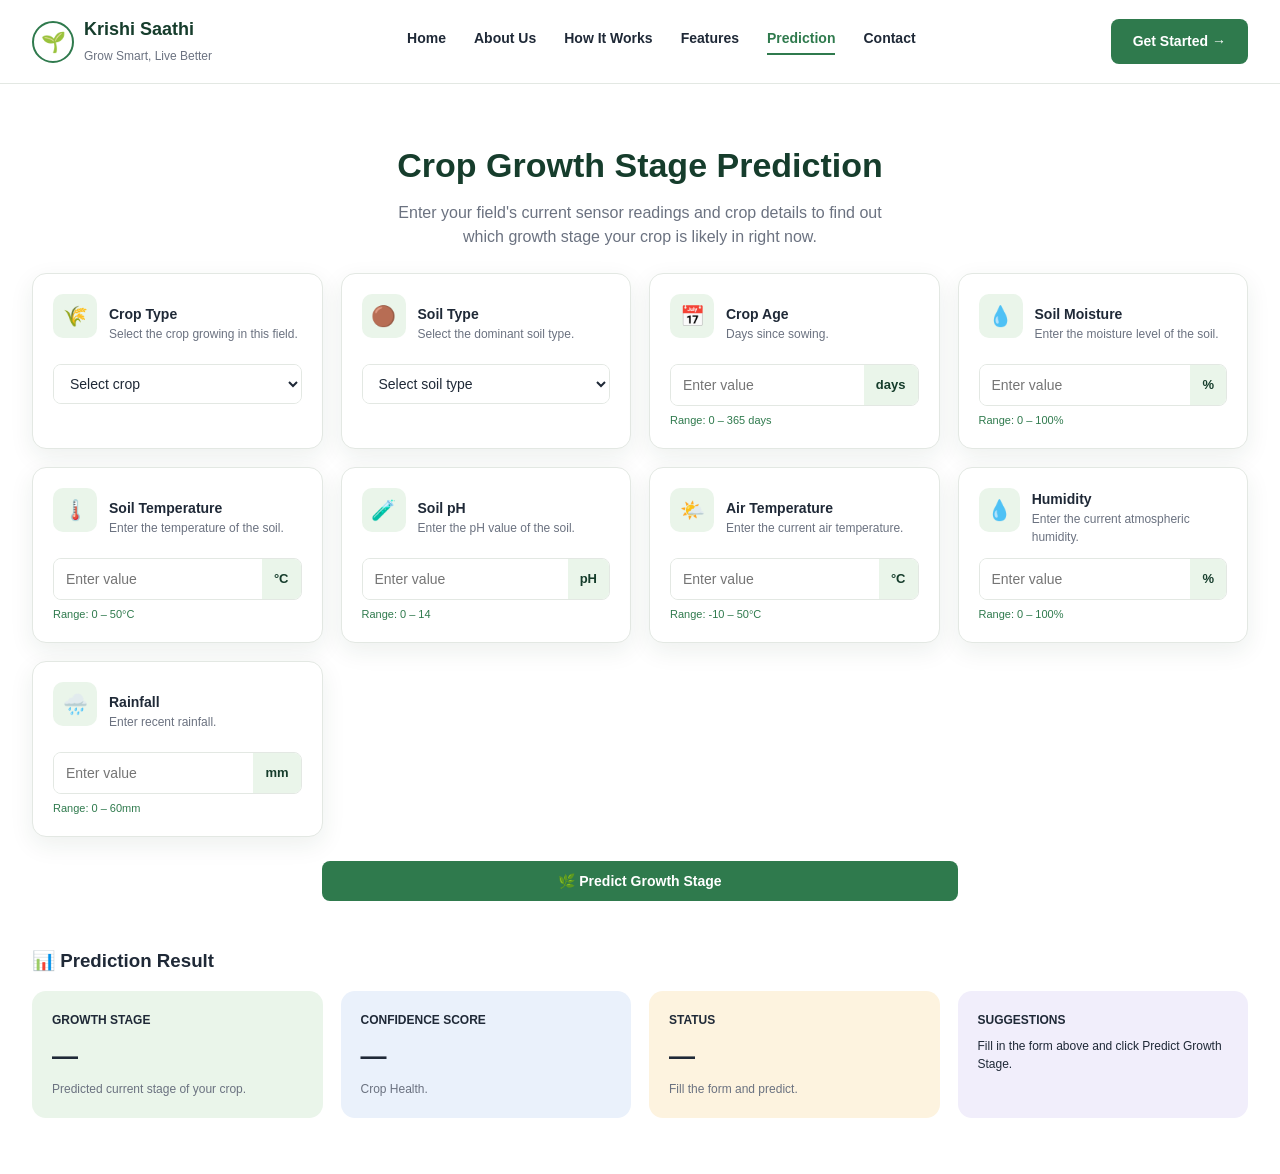
<file: frontend/aiprediction.html>
<!DOCTYPE html>
<html lang="en">
<head>
<meta charset="UTF-8">
<meta name="viewport" content="width=device-width, initial-scale=1.0">
<title>Krishi Saathi — Crop Stage Prediction</title>
<link rel="stylesheet" href="style.css">
</head>
<body>

<header class="site-header">
  <div class="logo">
    <div class="logo-mark">🌱</div>
    <div class="logo-text">
      <h1>Krishi Saathi</h1>
      <span>Grow Smart, Live Better</span>
    </div>
  </div>
  <nav class="main-nav">
    <a href="index.html">Home</a>
    <a href="index.html#about">About Us</a>
    <a href="index.html#how-it-works">How It Works</a>
    <a href="index.html#features">Features</a>
    <a href="aiprediction.html" class="active">Prediction</a>
    <a href="#contact">Contact</a>
  </nav>
  <a href="aiprediction.html" class="btn btn-primary">Get Started →</a>
</header>

<section class="predict-hero">
  <h2>Crop Growth Stage Prediction</h2>
  <p>Enter your field's current sensor readings and crop details to find out which growth stage your crop is likely in right now.</p>
</section>

<section class="form-grid">

  <div class="form-card">
    <div class="form-card-head">
      <div class="card-icon">🌾</div>
      <div><h4>Crop Type</h4><p class="hint">Select the crop growing in this field.</p></div>
    </div>
    <div class="input-row">
      <select id="crop_type">
        <option value="" disabled selected>Select crop</option>
        <option>Arhar</option>
        <option>Gram</option>
        <option>Groundnut</option>
        <option>Jwar</option>
        <option>Kulthi</option>
        <option>Maize</option>
        <option>Masoor</option>
        <option>Millets</option>
        <option>Moong</option>
        <option>Mustard</option>
        <option>Niger</option>
        <option>Pea</option>
        <option>Rice</option>
        <option>Soybean</option>
        <option>Til</option>
        <option>Tiwra</option>
        <option>Urd</option>
        <option>Wheat</option>
        <option>summer paddy</option>
      </select>
    </div>
  </div>

  <div class="form-card">
    <div class="form-card-head">
      <div class="card-icon">🟤</div>
      <div><h4>Soil Type</h4><p class="hint">Select the dominant soil type.</p></div>
    </div>
    <div class="input-row">
      <select id="soil_type">
        <option value="" disabled selected>Select soil type</option>
        <option>Alluvial soils</option>
        <option>Black soils</option>
        <option>Laterite soils</option>
        <option>Red and Yellow soils</option>
      </select>
    </div>
  </div>

  <div class="form-card">
    <div class="form-card-head">
      <div class="card-icon">📅</div>
      <div><h4>Crop Age</h4><p class="hint">Days since sowing.</p></div>
    </div>
    <div class="input-row">
      <input type="number" id="crop_age_days" placeholder="Enter value" min="0" max="365">
      <span class="unit">days</span>
    </div>
    <p class="range-hint">Range: 0 – 365 days</p>
  </div>

  <div class="form-card">
    <div class="form-card-head">
      <div class="card-icon">💧</div>
      <div><h4>Soil Moisture</h4><p class="hint">Enter the moisture level of the soil.</p></div>
    </div>
    <div class="input-row">
      <input type="number" id="soil_moisture" placeholder="Enter value" min="0" max="100">
      <span class="unit">%</span>
    </div>
    <p class="range-hint">Range: 0 – 100%</p>
  </div>

  <div class="form-card">
    <div class="form-card-head">
      <div class="card-icon">🌡️</div>
      <div><h4>Soil Temperature</h4><p class="hint">Enter the temperature of the soil.</p></div>
    </div>
    <div class="input-row">
      <input type="number" id="soil_temperature" placeholder="Enter value" min="0" max="50">
      <span class="unit">°C</span>
    </div>
    <p class="range-hint">Range: 0 – 50°C</p>
  </div>

  <div class="form-card">
    <div class="form-card-head">
      <div class="card-icon">🧪</div>
      <div><h4>Soil pH</h4><p class="hint">Enter the pH value of the soil.</p></div>
    </div>
    <div class="input-row">
      <input type="number" id="soil_ph" placeholder="Enter value" min="0" max="14" step="0.1">
      <span class="unit">pH</span>
    </div>
    <p class="range-hint">Range: 0 – 14</p>
  </div>

  <div class="form-card">
    <div class="form-card-head">
      <div class="card-icon">🌤️</div>
      <div><h4>Air Temperature</h4><p class="hint">Enter the current air temperature.</p></div>
    </div>
    <div class="input-row">
      <input type="number" id="air_temperature" placeholder="Enter value" min="-10" max="50">
      <span class="unit">°C</span>
    </div>
    <p class="range-hint">Range: -10 – 50°C</p>
  </div>

  <div class="form-card">
    <div class="form-card-head">
      <div class="card-icon">💧</div>
      <div><h4>Humidity</h4><p class="hint">Enter the current atmospheric humidity.</p></div>
    </div>
    <div class="input-row">
      <input type="number" id="humidity" placeholder="Enter value" min="0" max="100">
      <span class="unit">%</span>
    </div>
    <p class="range-hint">Range: 0 – 100%</p>
  </div>

  <div class="form-card">
    <div class="form-card-head">
      <div class="card-icon">🌧️</div>
      <div><h4>Rainfall</h4><p class="hint">Enter recent rainfall.</p></div>
    </div>
    <div class="input-row">
      <input type="number" id="rainfall" placeholder="Enter value" min="0" max="60">
      <span class="unit">mm</span>
    </div>
    <p class="range-hint">Range: 0 – 60mm</p>
  </div>

</section>

<div class="predict-btn-wrap">
  <button type="button" id="predict-btn" class="btn btn-primary" style="width:100%; justify-content:center;">🌿 Predict Growth Stage</button>
  <p id="predict-status"></p>
</div>

<section class="result-section">
  <h3>📊 Prediction Result</h3>
  <div class="result-grid">
    <div class="result-card crop">
      <p class="result-label">Growth Stage</p>
      <p class="result-value" id="result-stage">—</p>
      <p class="result-note">Predicted current stage of your crop.</p>
    </div>
    <div class="result-card confidence">
      <p class="result-label">Confidence Score</p>
      <p class="result-value" id="result-confidence">—</p>
      <p class="result-note">Crop Health.</p>
    </div>
    <div class="result-card status">
      <p class="result-label">Status</p>
      <p class="result-value" id="result-status">—</p>
      <p class="result-note" id="result-status-note">Fill the form and predict.</p>
    </div>
    <div class="result-card suggestions">
      <p class="result-label">Suggestions</p>
      <ul id="result-suggestions">
        <li>Fill in the form above and click Predict Growth Stage.</li>
      </ul>
    </div>
  </div>
</section>

<script>
const API_BASE = "http://127.0.0.1:8000"; // change this if your backend runs elsewhere

document.getElementById("predict-btn").addEventListener("click", async () => {
  const statusEl = document.getElementById("predict-status");

  const cropType = document.getElementById("crop_type").value;
  const soilType = document.getElementById("soil_type").value;

  const numericFields = {
    soil_moisture: parseFloat(document.getElementById("soil_moisture").value),
    soil_temperature: parseFloat(document.getElementById("soil_temperature").value),
    air_temperature: parseFloat(document.getElementById("air_temperature").value),
    humidity: parseFloat(document.getElementById("humidity").value),
    rainfall: parseFloat(document.getElementById("rainfall").value),
    crop_age_days: parseFloat(document.getElementById("crop_age_days").value),
    soil_ph: parseFloat(document.getElementById("soil_ph").value),
  };

  if (!cropType || !soilType || Object.values(numericFields).some((v) => Number.isNaN(v))) {
    statusEl.textContent = "Please fill in all fields before predicting.";
    return;
  }

  const payload = {
    ...numericFields,
    crop_type: cropType,
    soil_type: soilType,
  };

  statusEl.textContent = "Predicting...";

  try {
    const response = await fetch(`${API_BASE}/api/predict-stage`, {
      method: "POST",
      headers: { "Content-Type": "application/json" },
      body: JSON.stringify(payload),
    });

    if (!response.ok) throw new Error(`Server responded ${response.status}`);

    const result = await response.json();

    document.getElementById("result-stage").textContent = result.predicted_stage ?? "—";
    document.getElementById("result-confidence").textContent =
      result.confidence_score !== undefined ? `${result.confidence_score}%` : "—";
    document.getElementById("result-status").textContent = result.status ?? "—";
    document.getElementById("result-status-note").textContent =
      result.status_note ?? "Your crop stage result.";

    const list = document.getElementById("result-suggestions");
    list.innerHTML = "";
    (result.suggestions ?? []).forEach((tip) => {
      const li = document.createElement("li");
      li.textContent = `✔ ${tip}`;
      list.appendChild(li);
    });

    statusEl.textContent = "";
  } catch (err) {
    statusEl.textContent = "Could not reach the backend. Is it running?";
    console.error(err);
  }
});
</script>

</body>
</html>
</file>
<file: frontend/style.css>
:root {
  --green-dark: #163d2c;
  --green: #2f7a4d;
  --green-light: #eaf5ea;
  --green-pale: #f4faf3;
  --text-dark: #1f2937;
  --text-muted: #6b7280;
  --border: #e3e8e3;
  --white: #ffffff;
  --radius: 14px;
  --shadow: 0 8px 24px rgba(22, 61, 44, 0.08);
}

* { box-sizing: border-box; margin: 0; padding: 0; }

body {
  font-family: "Segoe UI", Arial, sans-serif;
  color: var(--text-dark);
  background: var(--white);
  line-height: 1.5;
}

a { text-decoration: none; color: inherit; }
ul { list-style: none; }
img { max-width: 100%; display: block; }

.container {
  max-width: 1200px;
  margin: 0 auto;
  padding: 0 24px;
}

/* ---------- Header ---------- */
.site-header {
  display: flex;
  align-items: center;
  justify-content: space-between;
  padding: 16px 32px;
  border-bottom: 1px solid var(--border);
}

.logo {
  display: flex;
  align-items: center;
  gap: 10px;
}

.logo-mark {
  width: 42px;
  height: 42px;
  border-radius: 50%;
  border: 2px solid var(--green);
  display: flex;
  align-items: center;
  justify-content: center;
  font-size: 20px;
}

.logo-text h1 {
  font-size: 18px;
  color: var(--green-dark);
}

.logo-text span {
  font-size: 12px;
  color: var(--text-muted);
}

.main-nav {
  display: flex;
  gap: 28px;
}

.main-nav a {
  font-size: 14px;
  font-weight: 600;
  color: var(--text-dark);
  padding-bottom: 4px;
  border-bottom: 2px solid transparent;
}

.main-nav a.active,
.main-nav a:hover {
  color: var(--green);
  border-bottom-color: var(--green);
}

.btn {
  display: inline-flex;
  align-items: center;
  gap: 8px;
  padding: 12px 22px;
  border-radius: 8px;
  font-weight: 600;
  font-size: 14px;
  cursor: pointer;
  border: none;
}

.btn-primary {
  background: var(--green);
  color: var(--white);
}

.btn-primary:hover { background: var(--green-dark); }

.btn-outline {
  background: var(--white);
  color: var(--text-dark);
  border: 1px solid var(--border);
}

/* ---------- Hero (homepage) ---------- */
.hero {
  position: relative;
  display: grid;
  grid-template-columns: 1fr 1fr;
  align-items: center;
  gap: 32px;
  padding: 64px 32px;
  overflow: hidden;
}

.hero-bg {
  position: absolute;
  inset: 0;
  background: linear-gradient(90deg, rgba(255,255,255,0.65), rgba(255,255,255,0.15)),
              url("https://images.unsplash.com/photo-1500937386664-56d1dfef3854?auto=format&fit=crop&w=1400&q=60") center/cover;
  z-index: -1;
}

.hero-text h2 {
  font-size: 44px;
  color: var(--green-dark);
  line-height: 1.15;
  margin-bottom: 16px;
}

.hero-text p {
  max-width: 480px;
  color: var(--text-dark);
  margin-bottom: 24px;
}

.hero-actions { display: flex; gap: 14px; }

.hero-panel {
  background: var(--green-dark);
  color: var(--white);
  border-radius: var(--radius);
  padding: 24px;
  display: flex;
  flex-direction: column;
  gap: 20px;
  justify-self: end;
  width: 100%;
  max-width: 320px;
}

.hero-panel-item {
  display: flex;
  gap: 14px;
  align-items: flex-start;
}

.hero-panel-icon {
  width: 34px;
  height: 34px;
  border-radius: 8px;
  background: rgba(255,255,255,0.12);
  display: flex;
  align-items: center;
  justify-content: center;
  flex-shrink: 0;
}

.hero-panel-item h4 { font-size: 14px; margin-bottom: 2px; }
.hero-panel-item p { font-size: 12px; color: rgba(255,255,255,0.75); }

/* ---------- Section headings ---------- */
.section { padding: 56px 32px; }
.section-eyebrow {
  text-align: center;
  color: var(--green);
  font-weight: 700;
  letter-spacing: 1px;
  margin-bottom: 36px;
}

/* ---------- How it works ---------- */
.steps {
  display: flex;
  align-items: flex-start;
  justify-content: center;
  gap: 12px;
  flex-wrap: wrap;
}

.step { display: flex; gap: 14px; max-width: 220px; }

.step-icon {
  width: 52px;
  height: 52px;
  border-radius: 50%;
  background: var(--green-light);
  display: flex;
  align-items: center;
  justify-content: center;
  font-size: 22px;
  position: relative;
  flex-shrink: 0;
}

.step-num {
  position: absolute;
  top: -4px;
  right: -4px;
  background: var(--green-dark);
  color: var(--white);
  width: 18px;
  height: 18px;
  border-radius: 50%;
  font-size: 10px;
  display: flex;
  align-items: center;
  justify-content: center;
}

.step h4 { font-size: 14px; margin-bottom: 4px; }
.step p { font-size: 12px; color: var(--text-muted); }

.step-arrow { align-self: center; color: var(--green); font-size: 20px; }

/* ---------- Feature / result cards ---------- */
.card-grid {
  display: grid;
  grid-template-columns: repeat(4, 1fr);
  gap: 18px;
}

.card {
  background: var(--white);
  border: 1px solid var(--border);
  border-radius: var(--radius);
  padding: 22px;
  box-shadow: var(--shadow);
}

.card-icon {
  width: 44px;
  height: 44px;
  border-radius: 10px;
  background: var(--green-light);
  display: flex;
  align-items: center;
  justify-content: center;
  font-size: 20px;
  margin-bottom: 14px;
}

.card h4 { font-size: 15px; margin-bottom: 6px; }
.card p { font-size: 13px; color: var(--text-muted); }

/* ---------- About ---------- */
.about {
  display: grid;
  grid-template-columns: 1fr 1.4fr;
  gap: 28px;
  align-items: center;
  background: var(--green-pale);
  border-radius: var(--radius);
  padding: 28px;
  margin: 0 32px 56px;
}

.about img { border-radius: 10px; }
.about h3 { color: var(--green-dark); margin-bottom: 10px; }
.about p { color: var(--text-dark); margin-bottom: 16px; font-size: 14px; }

/* ---------- Prediction page ---------- */
.predict-hero {
  text-align: center;
  padding: 56px 32px 24px;
}

.predict-hero h2 { font-size: 34px; color: var(--green-dark); margin-bottom: 10px; }
.predict-hero p { color: var(--text-muted); max-width: 520px; margin: 0 auto; }

.form-grid {
  display: grid;
  grid-template-columns: repeat(4, 1fr);
  gap: 18px;
  padding: 0 32px;
}

.form-card {
  background: var(--white);
  border: 1px solid var(--border);
  border-radius: var(--radius);
  padding: 20px;
  box-shadow: var(--shadow);
}

.form-card.wide {
  grid-column: span 4;
  max-width: 560px;
  margin: 18px auto 0;
}

.form-card-head { display: flex; gap: 12px; align-items: center; margin-bottom: 12px; }

.form-card h4 { font-size: 14px; }
.form-card .hint { font-size: 12px; color: var(--text-muted); }

.input-row {
  display: flex;
  border: 1px solid var(--border);
  border-radius: 8px;
  overflow: hidden;
}

.input-row input,
.input-row select {
  flex: 1;
  border: none;
  padding: 10px 12px;
  font-size: 14px;
  outline: none;
  background: var(--white);
  color: var(--text-dark);
  font-family: inherit;
}

.input-row .unit {
  padding: 10px 12px;
  background: var(--green-light);
  color: var(--green-dark);
  font-size: 13px;
  font-weight: 600;
}

.range-hint { font-size: 11px; color: var(--green); margin-top: 6px; }

.predict-btn-wrap { padding: 24px 32px; max-width: 700px; margin: 0 auto; }

/* ---------- Prediction result ---------- */
.result-section { padding: 12px 32px 56px; }
.result-section h3 { margin-bottom: 16px; }

.result-grid {
  display: grid;
  grid-template-columns: repeat(4, 1fr);
  gap: 18px;
}

.result-card {
  border-radius: var(--radius);
  padding: 20px;
}

.result-card.crop { background: var(--green-light); }
.result-card.confidence { background: #eaf1fb; }
.result-card.status { background: #fdf3df; }
.result-card.suggestions { background: #f1eefb; }

.result-label { font-size: 12px; font-weight: 700; text-transform: uppercase; margin-bottom: 8px; }
.result-value { font-size: 26px; font-weight: 700; margin-bottom: 4px; }
.result-note { font-size: 12px; color: var(--text-muted); }

.suggestions ul { font-size: 12px; }
.suggestions li { margin-bottom: 6px; }

#predict-status { font-size: 13px; margin-top: 10px; color: var(--text-muted); }

@media (max-width: 900px) {
  .hero, .about { grid-template-columns: 1fr; }
  .card-grid, .form-grid, .result-grid { grid-template-columns: repeat(2, 1fr); }
  .form-card.wide { grid-column: span 2; }
  .main-nav { display: none; }
}
</file>
